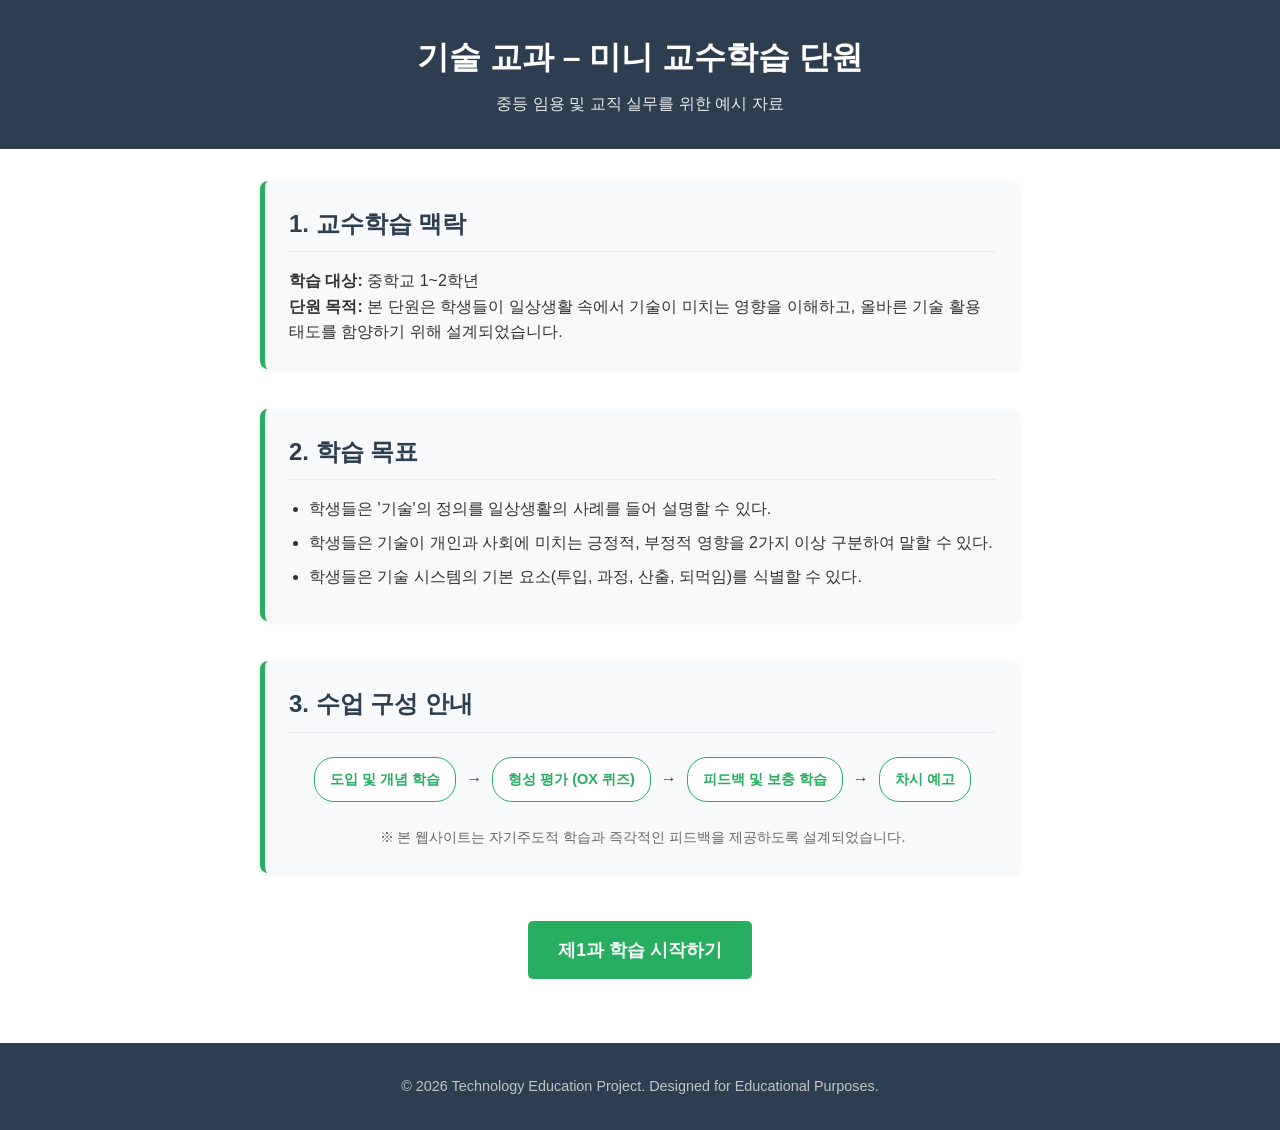
<file: index.html>
<!DOCTYPE html>
<html lang="ko">
<head>
    <meta charset="UTF-8">
    <meta name="viewport" content="width=device-width, initial-scale=1.0">
    <title>기술 교과 – 미니 교수학습 단원</title>
    <link rel="stylesheet" href="style.css">
</head>
<body>
    <header class="main-header">
        <div class="container">
            <h1>기술 교과 – 미니 교수학습 단원</h1>
            <p class="subtitle">중등 임용 및 교직 실무를 위한 예시 자료</p>
        </div>
    </header>

    <main class="container">
        <section class="instructional-context">
            <h2>1. 교수학습 맥락</h2>
            <p><strong>학습 대상:</strong> 중학교 1~2학년</p>
            <p><strong>단원 목적:</strong> 본 단원은 학생들이 일상생활 속에서 기술이 미치는 영향을 이해하고, 올바른 기술 활용 태도를 함양하기 위해 설계되었습니다.</p>
        </section>

        <section class="learning-objectives">
            <h2>2. 학습 목표</h2>
            <ul>
                <li>학생들은 '기술'의 정의를 일상생활의 사례를 들어 설명할 수 있다.</li>
                <li>학생들은 기술이 개인과 사회에 미치는 긍정적, 부정적 영향을 2가지 이상 구분하여 말할 수 있다.</li>
                <li>학생들은 기술 시스템의 기본 요소(투입, 과정, 산출, 되먹임)를 식별할 수 있다.</li>
            </ul>
        </section>

        <section class="lesson-structure">
            <h2>3. 수업 구성 안내</h2>
            <div class="flow-chart">
                <div class="step">도입 및 개념 학습</div>
                <div class="arrow">→</div>
                <div class="step">형성 평가 (OX 퀴즈)</div>
                <div class="arrow">→</div>
                <div class="step">피드백 및 보충 학습</div>
                <div class="arrow">→</div>
                <div class="step">차시 예고</div>
            </div>
            <p class="note">※ 본 웹사이트는 자기주도적 학습과 즉각적인 피드백을 제공하도록 설계되었습니다.</p>
        </section>

        <div class="action-area">
            <a href="lesson.html" class="btn-start">제1과 학습 시작하기</a>
        </div>
    </main>

    <footer>
        <p>© 2026 Technology Education Project. Designed for Educational Purposes.</p>
    </footer>
</body>
</html>
</file>
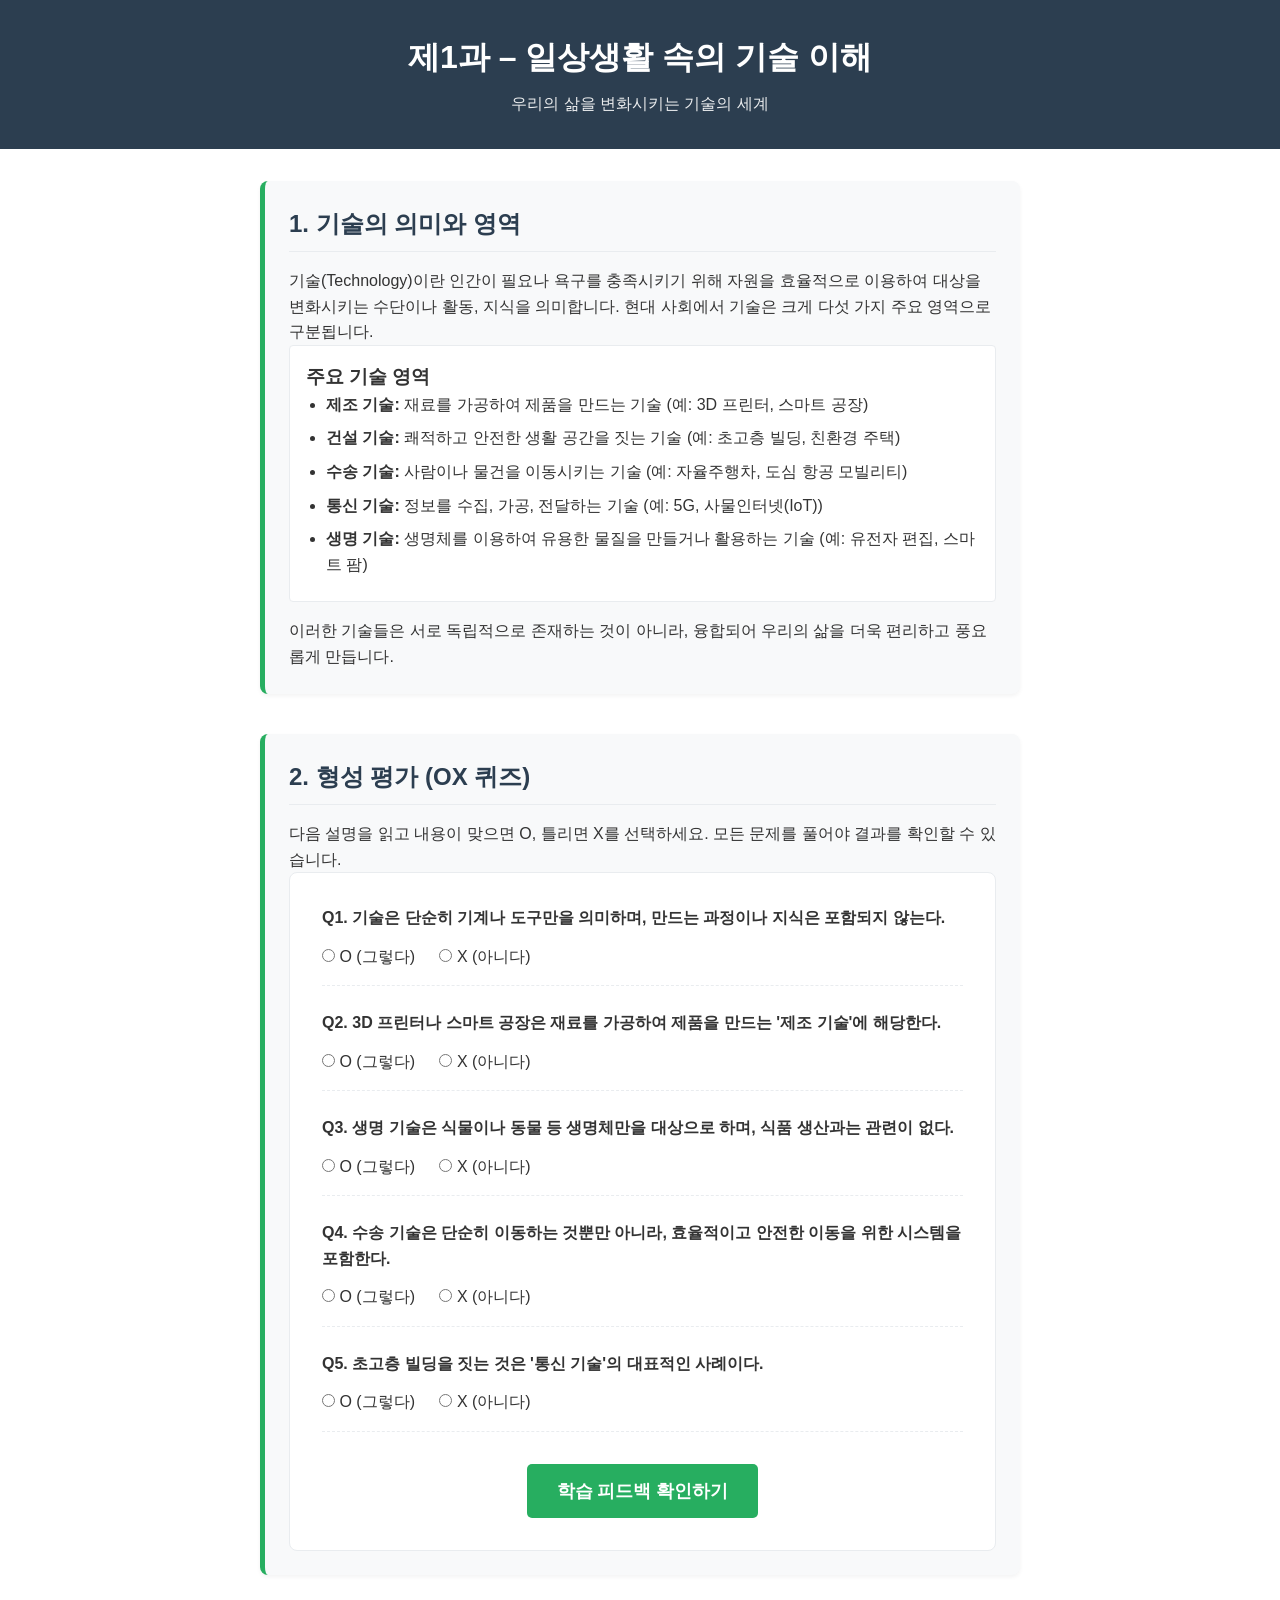
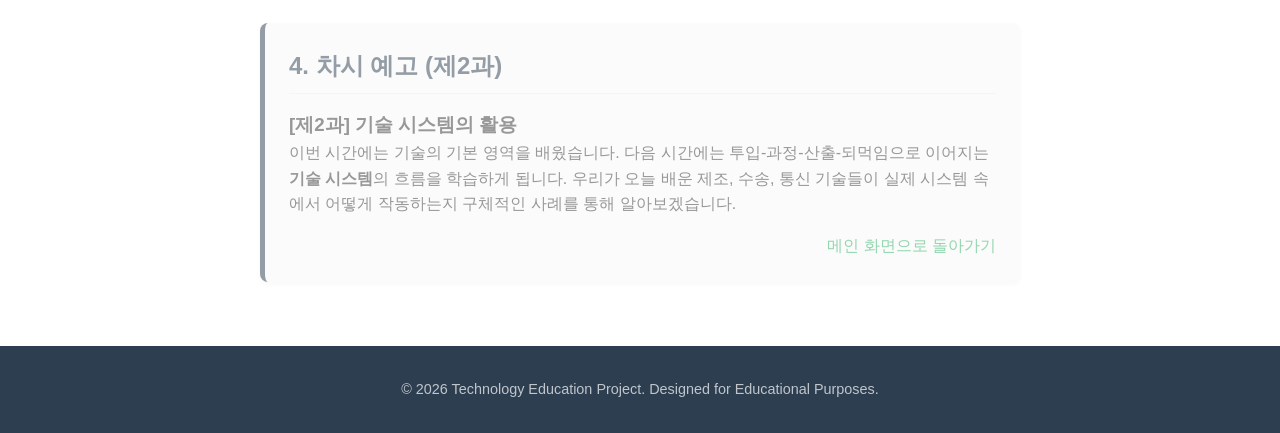
<file: lesson.html>
<!DOCTYPE html>
<html lang="ko">

<head>
    <meta charset="UTF-8">
    <meta name="viewport" content="width=device-width, initial-scale=1.0">
    <title>제1과 – 일상생활 속의 기술 이해</title>
    <link rel="stylesheet" href="style.css">
</head>

<body>
    <header class="main-header">
        <div class="container">
            <h1>제1과 – 일상생활 속의 기술 이해</h1>
            <p class="subtitle">우리의 삶을 변화시키는 기술의 세계</p>
        </div>
    </header>

    <main class="container">
        <!-- Concept Learning Section -->
        <section class="lesson-content">
            <h2>1. 기술의 의미와 영역</h2>
            <p>기술(Technology)이란 인간이 필요나 욕구를 충족시키기 위해 자원을 효율적으로 이용하여 대상을 변화시키는 수단이나 활동, 지식을 의미합니다. 현대 사회에서 기술은 크게 다섯 가지
                주요 영역으로 구분됩니다.</p>

            <div class="concept-block">
                <h3>주요 기술 영역</h3>
                <ul>
                    <li><strong>제조 기술:</strong> 재료를 가공하여 제품을 만드는 기술 (예: 3D 프린터, 스마트 공장)</li>
                    <li><strong>건설 기술:</strong> 쾌적하고 안전한 생활 공간을 짓는 기술 (예: 초고층 빌딩, 친환경 주택)</li>
                    <li><strong>수송 기술:</strong> 사람이나 물건을 이동시키는 기술 (예: 자율주행차, 도심 항공 모빌리티)</li>
                    <li><strong>통신 기술:</strong> 정보를 수집, 가공, 전달하는 기술 (예: 5G, 사물인터넷(IoT))</li>
                    <li><strong>생명 기술:</strong> 생명체를 이용하여 유용한 물질을 만들거나 활용하는 기술 (예: 유전자 편집, 스마트 팜)</li>
                </ul>
            </div>
            <p>이러한 기술들은 서로 독립적으로 존재하는 것이 아니라, 융합되어 우리의 삶을 더욱 편리하고 풍요롭게 만듭니다.</p>
        </section>

        <!-- Formative Assessment Section -->
        <section class="assessment">
            <h2>2. 형성 평가 (OX 퀴즈)</h2>
            <p>다음 설명을 읽고 내용이 맞으면 O, 틀리면 X를 선택하세요. 모든 문제를 풀어야 결과를 확인할 수 있습니다.</p>

            <form id="quiz-form" class="quiz-container">
                <div id="quiz-items">
                    <!-- Questions will be injected here by script.js -->
                </div>
                <div style="text-align: center; margin-top: 2rem;">
                    <button type="submit" class="btn-submit">학습 피드백 확인하기</button>
                    <p id="error-msg" style="color: red; display: none; margin-top: 10px;">모든 문제에 답해주세요.</p>
                </div>
            </form>
        </section>

        <!-- Feedback & Remediation Section -->
        <section id="feedback-section">
            <h2>3. 피드백 및 보충 학습</h2>
            <div class="score-display" id="score-display">
                <!-- Score inserted here -->
            </div>
            <div class="diagnostic-msg" id="diagnostic-msg">
                <!-- Diagnostic message inserted here -->
            </div>

            <div id="remediation-content">
                <!-- Incorrect answers and explanations will appear here -->
            </div>
        </section>

        <!-- Next Lesson Preview Section -->
        <section class="next-lesson-preview" id="next-lesson">
            <h2>4. 차시 예고 (제2과)</h2>
            <h3>[제2과] 기술 시스템의 활용</h3>
            <p>이번 시간에는 기술의 기본 영역을 배웠습니다. 다음 시간에는 투입-과정-산출-되먹임으로 이어지는 <strong>기술 시스템</strong>의 흐름을 학습하게 됩니다. 우리가 오늘 배운
                제조, 수송, 통신 기술들이 실제 시스템 속에서 어떻게 작동하는지 구체적인 사례를 통해 알아보겠습니다.</p>
            <div style="text-align: right; margin-top: 1rem;">
                <a href="index.html" style="text-decoration: none; color: var(--accent-color);">메인 화면으로 돌아가기</a>
            </div>
        </section>
    </main>

    <footer>
        <p>© 2026 Technology Education Project. Designed for Educational Purposes.</p>
    </footer>

    <script src="script.js"></script>
</body>

</html>
</file>
<file: style.css>
:root {
    --primary-color: #2c3e50;
    --accent-color: #27ae60;
    --accent-hover: #219150;
    --bg-color: #ffffff;
    --light-bg: #f8f9fa;
    --text-color: #333333;
    --border-color: #e9ecef;
    --error-color: #e74c3c;
    --warning-color: #f39c12;
}

* {
    box-sizing: border-box;
    margin: 0;
    padding: 0;
}

body {
    font-family: "Malgun Gothic", "Sunny Gothic", "Apple SD Gothic Neo", sans-serif;
    line-height: 1.6;
    color: var(--text-color);
    background-color: var(--bg-color);
}

.container {
    max-width: 800px;
    margin: 0 auto;
    padding: 0 20px;
}

/* Header */
.main-header {
    background-color: var(--primary-color);
    color: white;
    padding: 2rem 0;
    margin-bottom: 2rem;
    text-align: center;
}

.main-header h1 {
    font-size: 2rem;
    margin-bottom: 0.5rem;
}

.subtitle {
    font-size: 1rem;
    opacity: 0.9;
    font-weight: 300;
}

/* Sections */
section {
    margin-bottom: 2.5rem;
    padding: 1.5rem;
    background-color: var(--light-bg);
    border-radius: 8px;
    border-left: 5px solid var(--accent-color);
    box-shadow: 0 2px 4px rgba(0,0,0,0.05);
}

section h2, .lesson-content h2 {
    color: var(--primary-color);
    margin-bottom: 1rem;
    border-bottom: 1px solid var(--border-color);
    padding-bottom: 0.5rem;
}

ul {
    padding-left: 20px;
}

li {
    margin-bottom: 0.5rem;
}

/* Flow Chart */
.flow-chart {
    display: flex;
    justify-content: center;
    align-items: center;
    flex-wrap: wrap;
    gap: 10px;
    margin: 1.5rem 0;
}

.step {
    background-color: white;
    border: 1px solid var(--accent-color);
    color: var(--accent-color);
    padding: 10px 15px;
    border-radius: 20px;
    font-weight: bold;
    font-size: 0.9rem;
}

.arrow {
    color: var(--primary-color);
    font-weight: bold;
}

.note {
    font-size: 0.9rem;
    color: #666;
    text-align: center;
    margin-top: 1rem;
}

/* Buttons */
.action-area {
    text-align: center;
    margin: 3rem 0;
}

.btn-start, .btn-submit {
    display: inline-block;
    background-color: var(--accent-color);
    color: white;
    padding: 15px 30px;
    text-decoration: none;
    border-radius: 5px;
    font-size: 1.1rem;
    font-weight: bold;
    transition: background-color 0.3s;
    border: none;
    cursor: pointer;
}

.btn-start:hover, .btn-submit:hover {
    background-color: var(--accent-hover);
}

/* Lesson Specific */
.concept-block {
    background-color: white;
    padding: 1rem;
    margin-bottom: 1rem;
    border: 1px solid var(--border-color);
    border-radius: 4px;
}

.quiz-container {
    background-color: white;
    padding: 2rem;
    border-radius: 8px;
    border: 1px solid var(--border-color);
}

.question-item {
    margin-bottom: 1.5rem;
    padding-bottom: 1rem;
    border-bottom: 1px dashed var(--border-color);
}

.question-text {
    font-weight: bold;
    margin-bottom: 0.8rem;
    display: block;
}

.options label {
    margin-right: 20px;
    cursor: pointer;
}

/* Feedback Section */
#feedback-section {
    display: none; /* Hidden by default */
    background-color: #e8f6f3;
    border: 1px solid var(--accent-color);
    padding: 2rem;
    border-radius: 8px;
    margin-top: 2rem;
}

.score-display {
    text-align: center;
    font-size: 1.5rem;
    font-weight: bold;
    color: var(--primary-color);
    margin-bottom: 1rem;
}

.diagnostic-msg {
    text-align: center;
    margin-bottom: 2rem;
    font-size: 1.1rem;
}

.remediation-item {
    background-color: white;
    padding: 1rem;
    margin-bottom: 1rem;
    border-left: 4px solid var(--error-color);
    border-radius: 4px;
}

.concept-tag {
    display: inline-block;
    background-color: #eee;
    padding: 2px 8px;
    border-radius: 4px;
    font-size: 0.8rem;
    color: #555;
    margin-bottom: 0.5rem;
}

/* Next Lesson */
.next-lesson-preview {
    margin-top: 3rem;
    opacity: 0.5; /* Dimmed until feedback shown, handled by JS normally but CSS backup */
    transition: opacity 0.5s;
    border-left: 5px solid var(--primary-color);
}

.next-lesson-preview.active {
    opacity: 1;
}

footer {
    text-align: center;
    padding: 2rem;
    background-color: var(--primary-color);
    color: rgba(255,255,255,0.7);
    margin-top: 4rem;
    font-size: 0.9rem;
}
</file>
